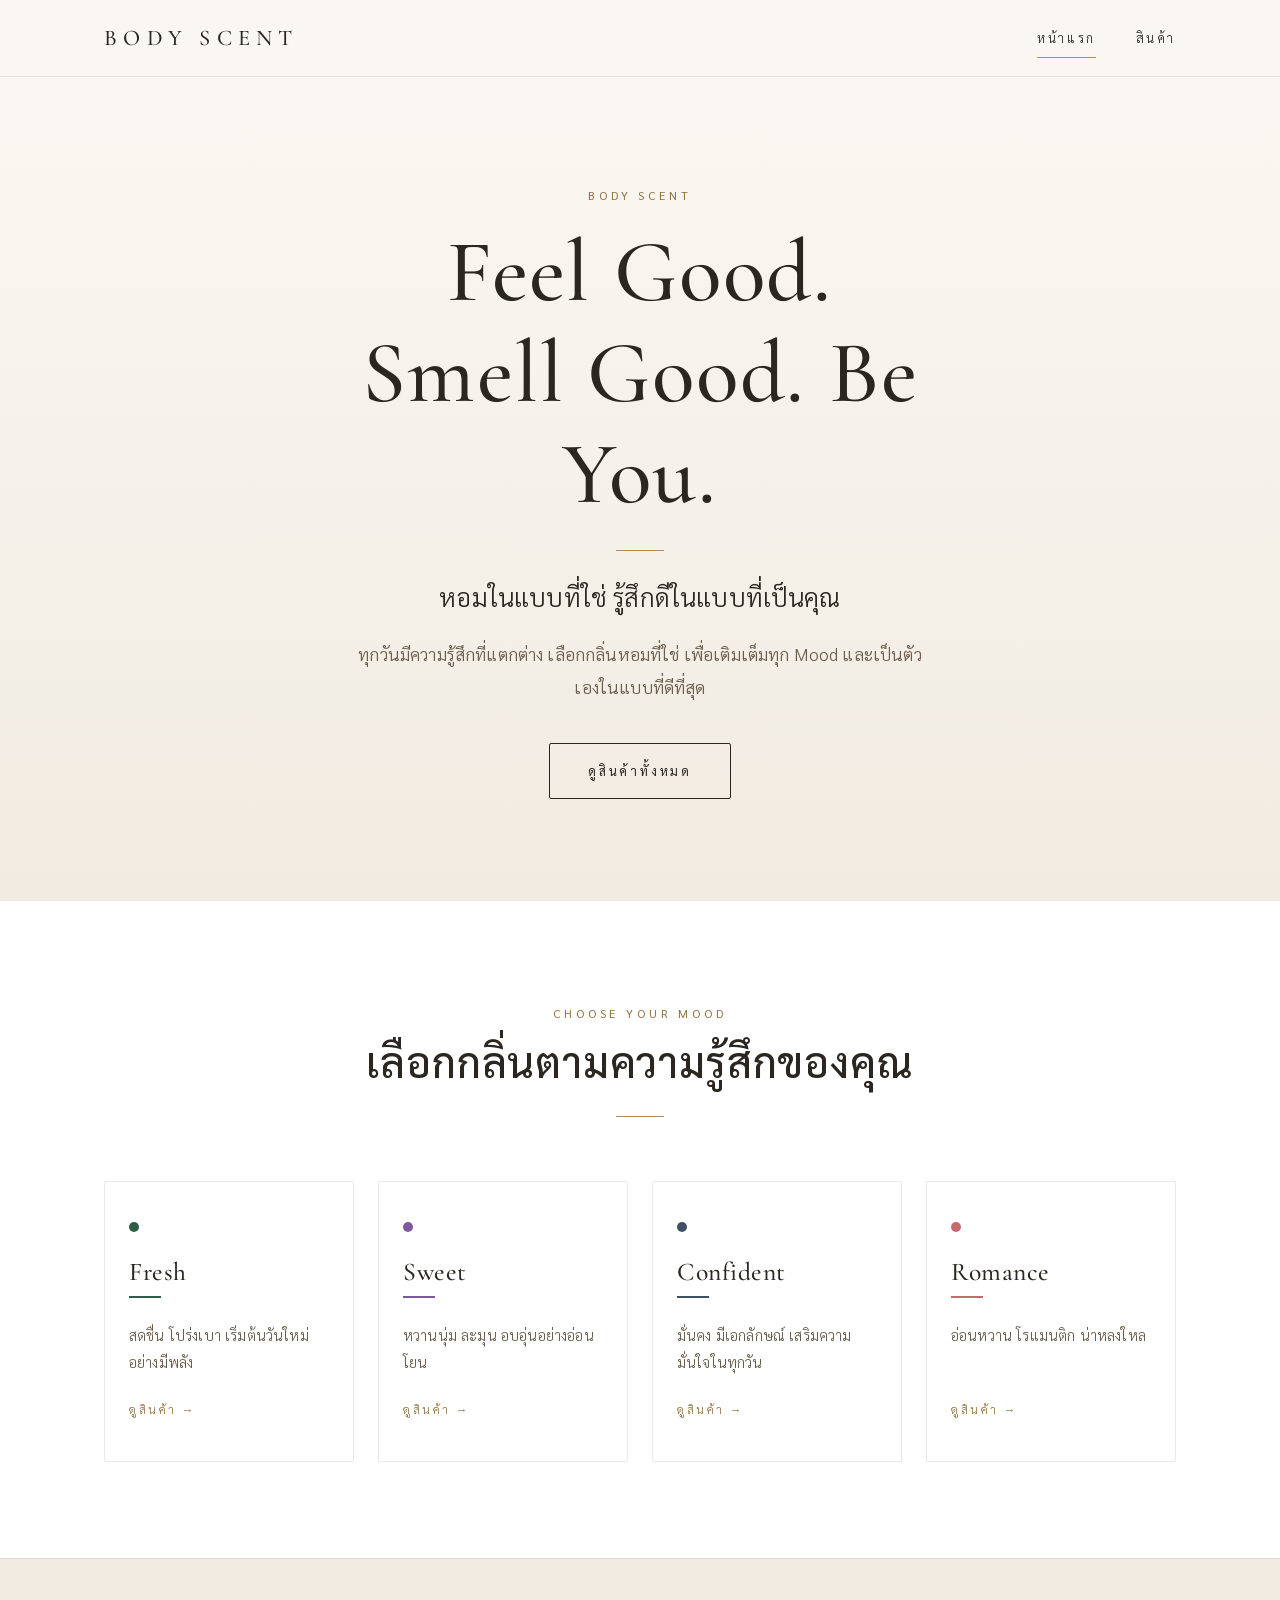
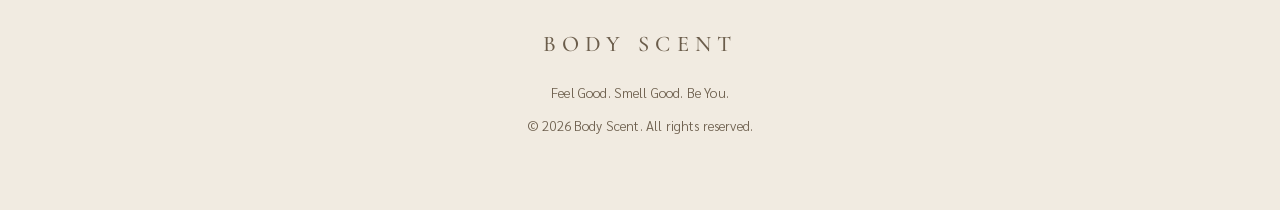
<file: index.html>
<!DOCTYPE html>
<html lang="th">
<head>
  <meta charset="UTF-8">
  <meta name="viewport" content="width=device-width, initial-scale=1">
  <title>Body Scent — Feel Good. Smell Good. Be You.</title>
  <meta name="description" content="Body Scent น้ำหอมฉีดตัวและโรลออน หอมในแบบที่ใช่ รู้สึกดีในแบบที่เป็นคุณ เลือกกลิ่นให้เข้ากับทุก Mood">

  <link rel="preconnect" href="https://fonts.googleapis.com">
  <link rel="preconnect" href="https://fonts.gstatic.com" crossorigin>
  <link href="https://fonts.googleapis.com/css2?family=Cormorant+Garamond:wght@400;500;600&family=Sarabun:wght@300;400&display=swap" rel="stylesheet">
  <link rel="stylesheet" href="style.css">

  <style>
    /* สไตล์เฉพาะหน้าแรก */
    .hero--full {
      display: flex;
      align-items: center;
      justify-content: center;
      min-height: calc(100vh - 76px);
      min-height: calc(100svh - 76px);
      padding-block: var(--space-6);
    }

    .hero--full h1 {
      max-width: 14ch;
      margin-inline: auto;
      font-size: clamp(2.8rem, 8vw, 5.5rem);
      line-height: 1.15;
    }

    .hero__tagline {
      margin-bottom: var(--space-2);
      font-family: var(--font-serif);
      font-size: clamp(1.2rem, 2.4vw, 1.6rem);
      color: var(--color-ink);
    }

    .mood-grid {
      display: grid;
      grid-template-columns: repeat(4, 1fr);
      gap: var(--space-3);
    }

    .mood-card {
      display: flex;
      flex-direction: column;
      padding: var(--space-4) var(--space-3);
      background: var(--color-white);
      border: 1px solid var(--line-soft);
      border-radius: var(--radius);
      transition: border-color var(--transition), transform var(--transition);
    }

    .mood-card:hover {
      border-color: var(--color-accent);
      transform: translateY(-3px);
      color: inherit;
    }

    .mood-card .mood-dot {
      width: 10px;
      height: 10px;
      margin-bottom: var(--space-3);
    }

    .mood-card h3 {
      margin-bottom: 0;
      font-size: 1.6rem;
    }

    .mood-card .mood-line {
      margin-bottom: var(--space-3);
    }

    .mood-card p {
      flex: 1;
      font-size: 0.9rem;
    }

    .mood-card__link {
      font-size: 0.72rem;
      letter-spacing: 0.22em;
      text-transform: uppercase;
      color: var(--color-accent-dark);
    }

    @media (max-width: 900px) {
      .mood-grid { grid-template-columns: repeat(2, 1fr); }
    }

    @media (max-width: 640px) {
      .hero--full {
        min-height: calc(100svh - 110px);
        padding-block: var(--space-5);
      }
      .mood-grid { grid-template-columns: 1fr; }
      .mood-card { padding: var(--space-3); }
    }
  </style>
</head>
<body>

  <header class="site-header">
    <div class="container site-header__inner">
      <a href="index.html" class="brand">Body Scent</a>
      <nav class="nav">
        <a href="index.html" class="is-active">หน้าแรก</a>
        <a href="product.html">สินค้า</a>
      </nav>
    </div>
  </header>

  <main>
    <!-- Hero -->
    <section class="hero hero--full">
      <div class="container">
        <span class="eyebrow">Body Scent</span>
        <h1>Feel Good. Smell Good. Be You.</h1>
        <hr class="divider">
        <p class="hero__tagline">หอมในแบบที่ใช่ รู้สึกดีในแบบที่เป็นคุณ</p>
        <p class="lead">ทุกวันมีความรู้สึกที่แตกต่าง เลือกกลิ่นหอมที่ใช่ เพื่อเติมเต็มทุก Mood และเป็นตัวเองในแบบที่ดีที่สุด</p>
        <a href="product.html" class="btn">ดูสินค้าทั้งหมด</a>
      </div>
    </section>

    <!-- 4 Moods -->
    <section class="section section--white" id="moods">
      <div class="container">
        <div class="section__header">
          <span class="eyebrow">Choose Your Mood</span>
          <h2>เลือกกลิ่นตามความรู้สึกของคุณ</h2>
          <hr class="divider">
        </div>

        <div class="mood-grid">
          <a href="product.html?mood=fresh" class="mood-card">
            <span class="mood-dot mood-dot--fresh"></span>
            <h3>Fresh</h3>
            <span class="mood-line mood-line--fresh"></span>
            <p>สดชื่น โปร่งเบา เริ่มต้นวันใหม่อย่างมีพลัง</p>
            <span class="mood-card__link">ดูสินค้า →</span>
          </a>

          <a href="product.html?mood=sweet" class="mood-card">
            <span class="mood-dot mood-dot--sweet"></span>
            <h3>Sweet</h3>
            <span class="mood-line mood-line--sweet"></span>
            <p>หวานนุ่ม ละมุน อบอุ่นอย่างอ่อนโยน</p>
            <span class="mood-card__link">ดูสินค้า →</span>
          </a>

          <a href="product.html?mood=confident" class="mood-card">
            <span class="mood-dot mood-dot--confident"></span>
            <h3>Confident</h3>
            <span class="mood-line mood-line--confident"></span>
            <p>มั่นคง มีเอกลักษณ์ เสริมความมั่นใจในทุกวัน</p>
            <span class="mood-card__link">ดูสินค้า →</span>
          </a>

          <a href="product.html?mood=romance" class="mood-card">
            <span class="mood-dot mood-dot--romance"></span>
            <h3>Romance</h3>
            <span class="mood-line mood-line--romance"></span>
            <p>อ่อนหวาน โรแมนติก น่าหลงใหล</p>
            <span class="mood-card__link">ดูสินค้า →</span>
          </a>
        </div>
      </div>
    </section>
  </main>

  <footer class="site-footer">
    <div class="container">
      <a href="index.html" class="brand">Body Scent</a>
      <p>Feel Good. Smell Good. Be You.</p>
      <p>&copy; 2026 Body Scent. All rights reserved.</p>
    </div>
  </footer>

  <script src="script.js"></script>
</body>
</html>
</file>
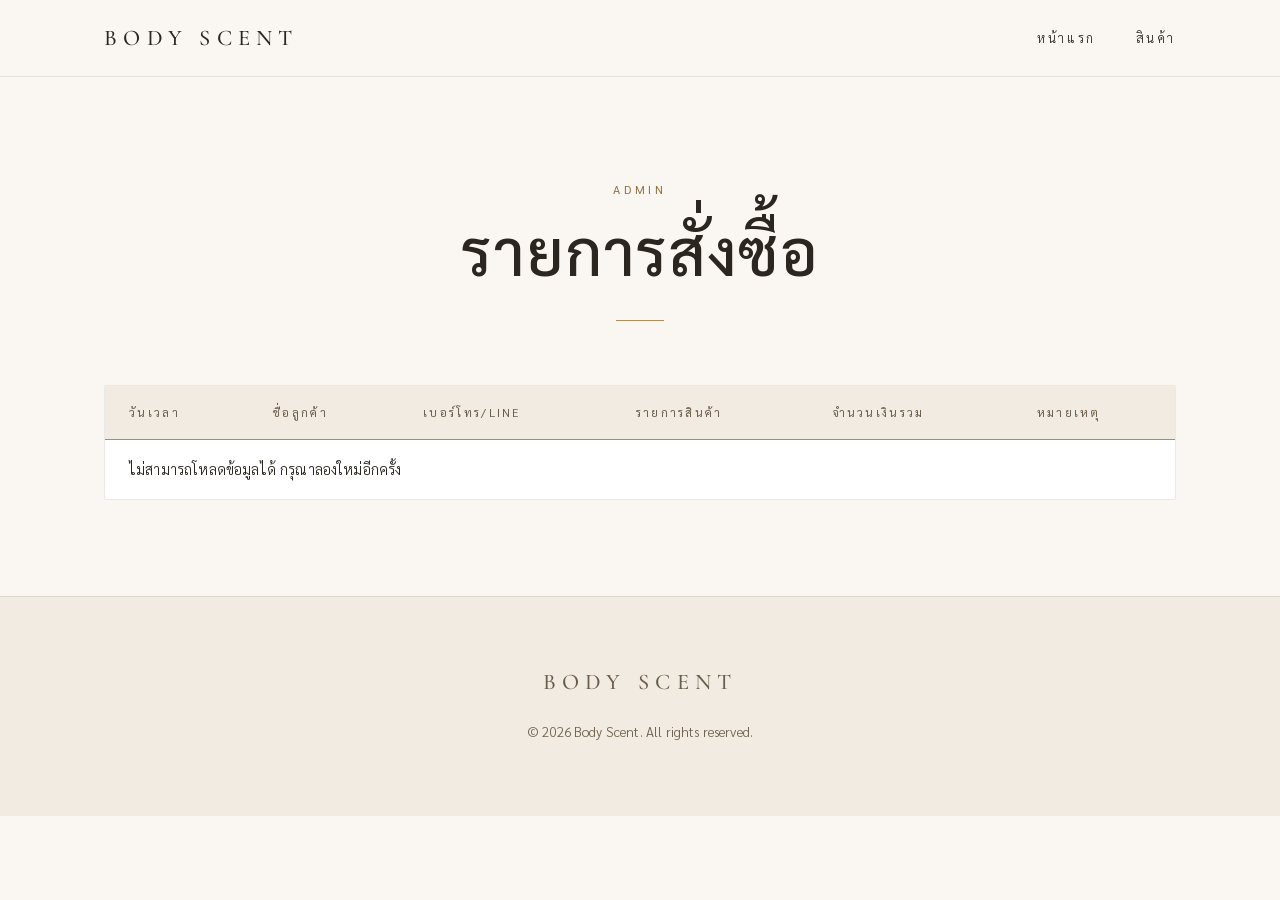
<file: admin.html>
<!DOCTYPE html>
<html lang="th">
<head>
  <meta charset="UTF-8">
  <meta name="viewport" content="width=device-width, initial-scale=1">
  <meta name="robots" content="noindex, nofollow">
  <title>รายการสั่งซื้อ — Body Scent Admin</title>

  <link rel="preconnect" href="https://fonts.googleapis.com">
  <link rel="preconnect" href="https://fonts.gstatic.com" crossorigin>
  <link href="https://fonts.googleapis.com/css2?family=Cormorant+Garamond:wght@400;500;600&family=Sarabun:wght@300;400&display=swap" rel="stylesheet">
  <link rel="stylesheet" href="style.css">

  <style>
    /* สไตล์ตารางเฉพาะหน้า admin */
    .table-wrap {
      overflow-x: auto;
      background: var(--color-white);
      border: 1px solid var(--line-soft);
      border-radius: var(--radius);
    }

    #ordersTable {
      width: 100%;
      min-width: 760px;
      border-collapse: collapse;
      font-size: 0.9rem;
    }

    #ordersTable th,
    #ordersTable td {
      padding: var(--space-2) var(--space-3);
      text-align: left;
      vertical-align: top;
      border-bottom: 1px solid var(--line-soft);
    }

    #ordersTable thead th {
      font-size: 0.72rem;
      font-weight: 400;
      letter-spacing: 0.2em;
      text-transform: uppercase;
      white-space: nowrap;
      color: var(--color-taupe);
      background: var(--color-sand);
      border-bottom: 1px solid var(--color-accent);
    }

    #ordersTable tbody tr:last-child td {
      border-bottom: 0;
    }

    #ordersTable tbody tr:hover {
      background: var(--color-cream);
    }

    #ordersTable td:first-child {
      white-space: nowrap;
    }
  </style>
</head>
<body>

  <header class="site-header">
    <div class="container site-header__inner">
      <a href="index.html" class="brand">Body Scent</a>
      <nav class="nav">
        <a href="index.html">หน้าแรก</a>
        <a href="product.html">สินค้า</a>
      </nav>
    </div>
  </header>

  <main>
    <section class="section">
      <div class="container">
        <div class="section__header">
          <span class="eyebrow">Admin</span>
          <h1>รายการสั่งซื้อ</h1>
          <hr class="divider">
        </div>

        <div class="table-wrap">
          <table id="ordersTable">
            <thead>
              <tr>
                <th>วันเวลา</th>
                <th>ชื่อลูกค้า</th>
                <th>เบอร์โทร/Line</th>
                <th>รายการสินค้า</th>
                <th>จำนวนเงินรวม</th>
                <th>หมายเหตุ</th>
              </tr>
            </thead>
            <tbody></tbody>
          </table>
        </div>
      </div>
    </section>
  </main>

  <footer class="site-footer">
    <div class="container">
      <a href="index.html" class="brand">Body Scent</a>
      <p>&copy; 2026 Body Scent. All rights reserved.</p>
    </div>
  </footer>

  <script src="script.js"></script>
</body>
</html>
</file>
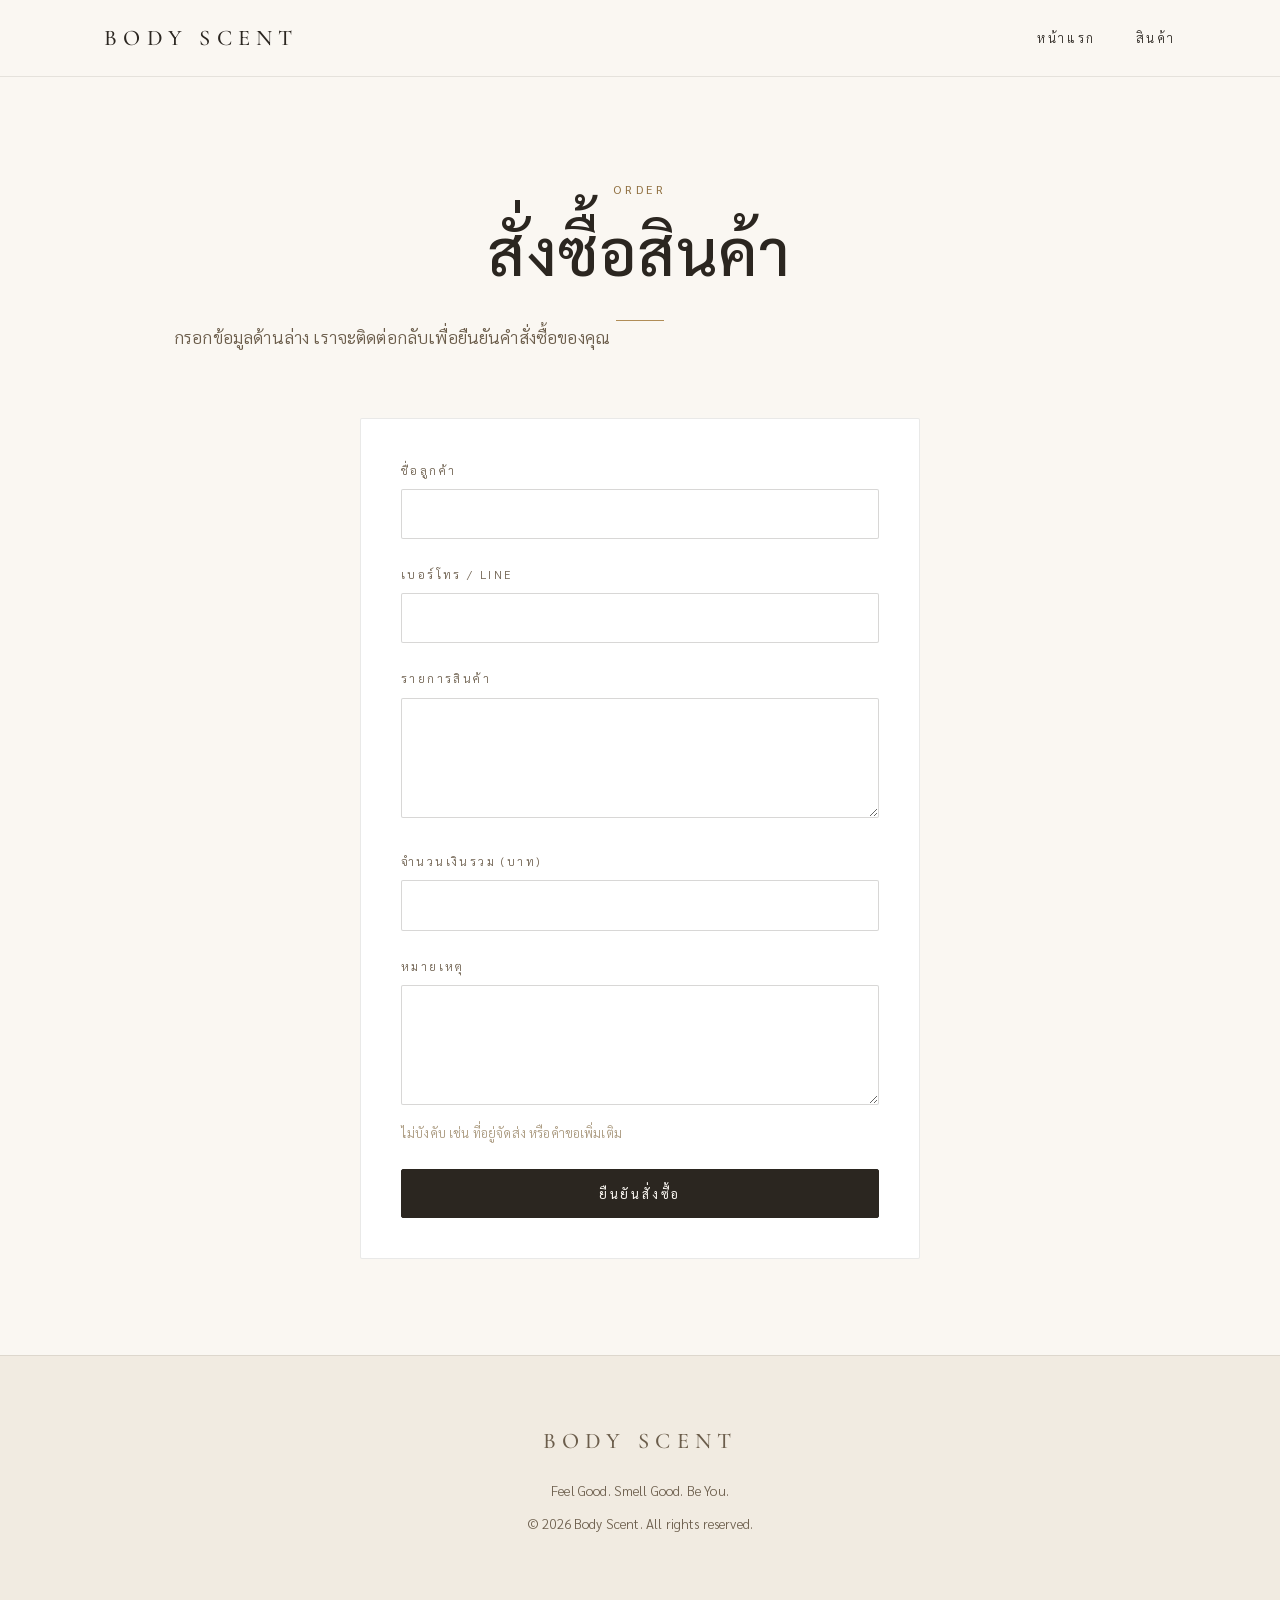
<file: order.html>
<!DOCTYPE html>
<html lang="th">
<head>
  <meta charset="UTF-8">
  <meta name="viewport" content="width=device-width, initial-scale=1">
  <title>สั่งซื้อสินค้า — Body Scent</title>
  <meta name="description" content="กรอกข้อมูลเพื่อสั่งซื้อสินค้า Body Scent">

  <link rel="preconnect" href="https://fonts.googleapis.com">
  <link rel="preconnect" href="https://fonts.gstatic.com" crossorigin>
  <link href="https://fonts.googleapis.com/css2?family=Cormorant+Garamond:wght@400;500;600&family=Sarabun:wght@300;400&display=swap" rel="stylesheet">
  <link rel="stylesheet" href="style.css">

  <style>
    /* สไตล์เฉพาะหน้าสั่งซื้อ */
    .order-wrap {
      max-width: 560px;
      margin-inline: auto;
    }

    .order-card {
      padding: var(--space-4);
      background: var(--color-white);
      border: 1px solid var(--line-soft);
      border-radius: var(--radius);
    }

    .order-card .btn {
      margin-top: var(--space-2);
    }

    .form-hint {
      margin: var(--space-1) 0 0;
      font-size: 0.8rem;
      color: var(--color-beige-deep);
    }

    @media (max-width: 640px) {
      .order-card { padding: var(--space-3); }
    }
  </style>
</head>
<body>

  <header class="site-header">
    <div class="container site-header__inner">
      <a href="index.html" class="brand">Body Scent</a>
      <nav class="nav">
        <a href="index.html">หน้าแรก</a>
        <a href="product.html">สินค้า</a>
      </nav>
    </div>
  </header>

  <main>
    <section class="section">
      <div class="container">
        <div class="section__header">
          <span class="eyebrow">Order</span>
          <h1>สั่งซื้อสินค้า</h1>
          <hr class="divider">
          <p class="lead">กรอกข้อมูลด้านล่าง เราจะติดต่อกลับเพื่อยืนยันคำสั่งซื้อของคุณ</p>
        </div>

        <div class="order-wrap">
          <form id="orderForm" class="order-card">
            <div class="form-field">
              <label for="customerName">ชื่อลูกค้า</label>
              <input type="text" id="customerName" name="customerName" autocomplete="name" required>
            </div>

            <div class="form-field">
              <label for="contact">เบอร์โทร / Line</label>
              <input type="text" id="contact" name="contact" autocomplete="tel" required>
            </div>

            <div class="form-field">
              <label for="items">รายการสินค้า</label>
              <textarea id="items" name="items" rows="3" required></textarea>
            </div>

            <div class="form-field">
              <label for="total">จำนวนเงินรวม (บาท)</label>
              <input type="number" id="total" name="total" min="0" inputmode="numeric" required>
            </div>

            <div class="form-field">
              <label for="note">หมายเหตุ</label>
              <textarea id="note" name="note" rows="3"></textarea>
              <p class="form-hint">ไม่บังคับ เช่น ที่อยู่จัดส่ง หรือคำขอเพิ่มเติม</p>
            </div>

            <button type="submit" class="btn btn--solid btn--block">ยืนยันสั่งซื้อ</button>
          </form>
        </div>
      </div>
    </section>
  </main>

  <footer class="site-footer">
    <div class="container">
      <a href="index.html" class="brand">Body Scent</a>
      <p>Feel Good. Smell Good. Be You.</p>
      <p>&copy; 2026 Body Scent. All rights reserved.</p>
    </div>
  </footer>

  <script src="script.js"></script>
</body>
</html>
</file>
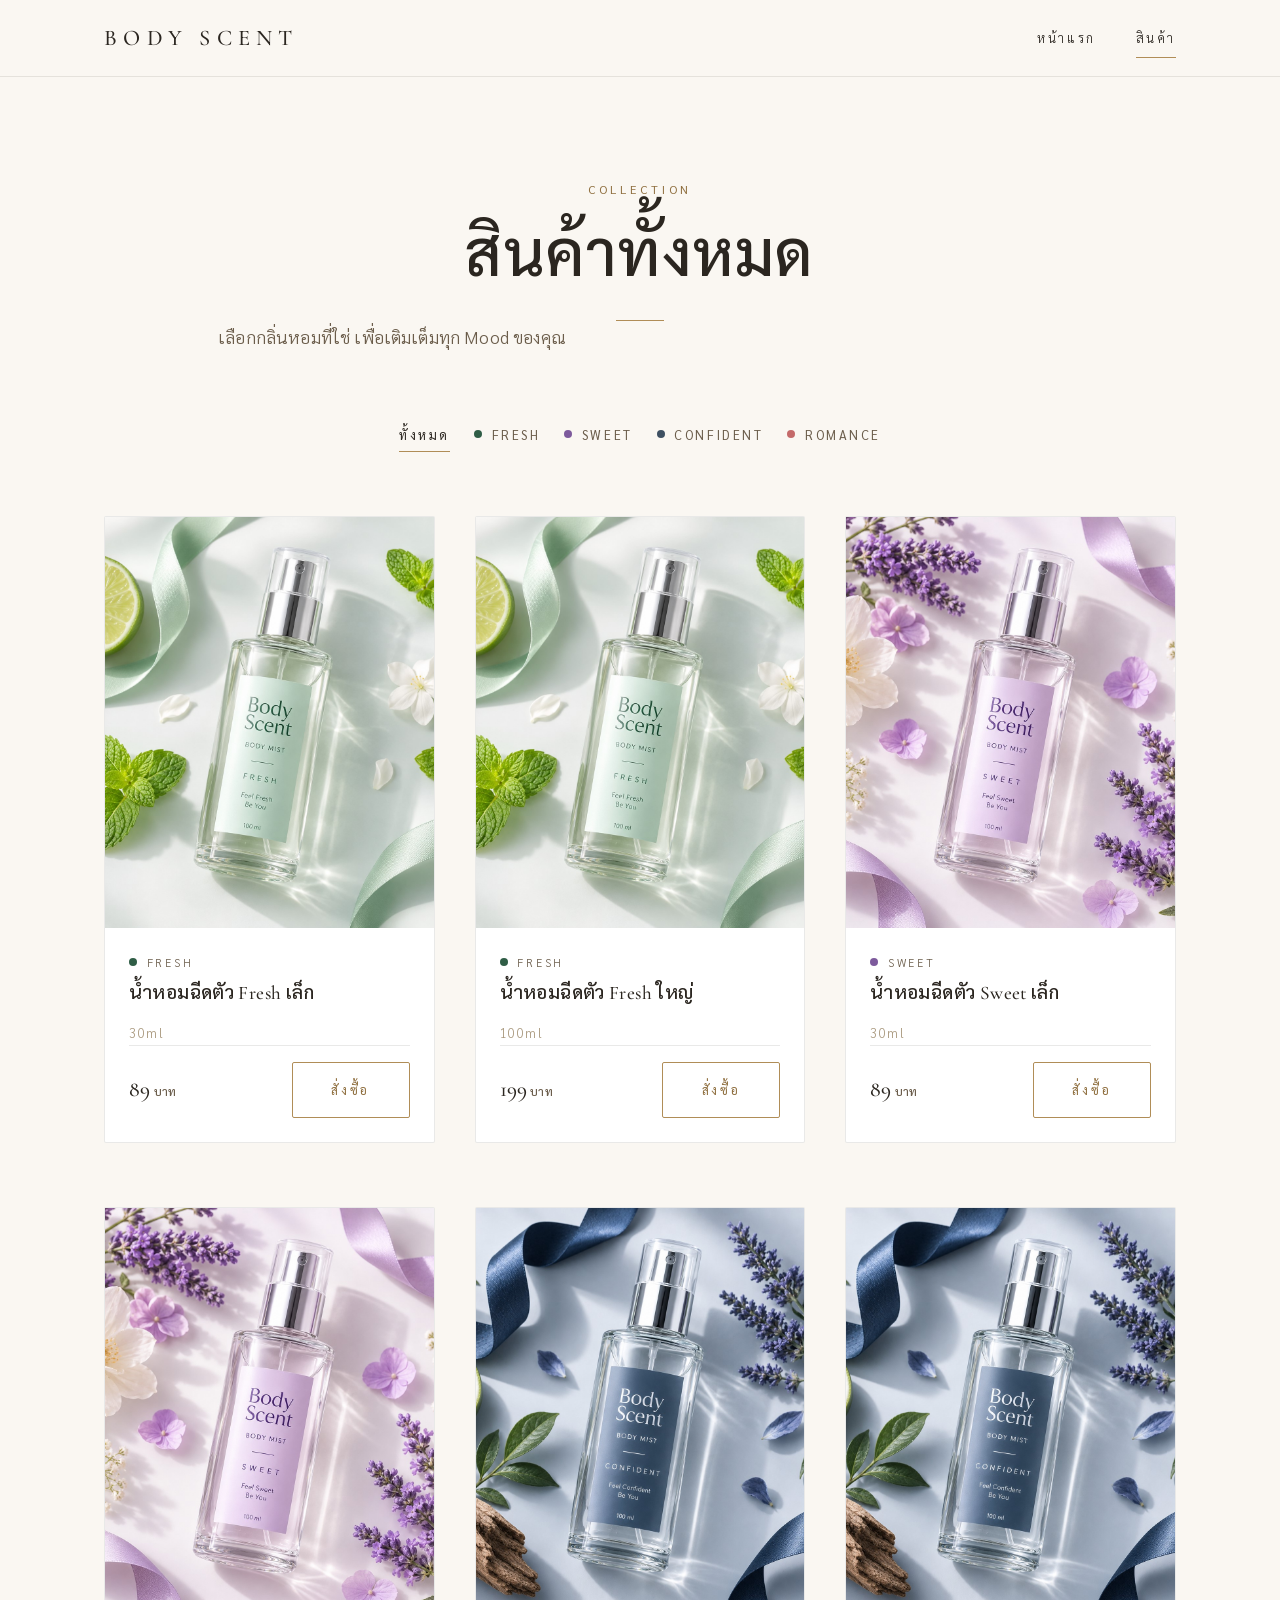
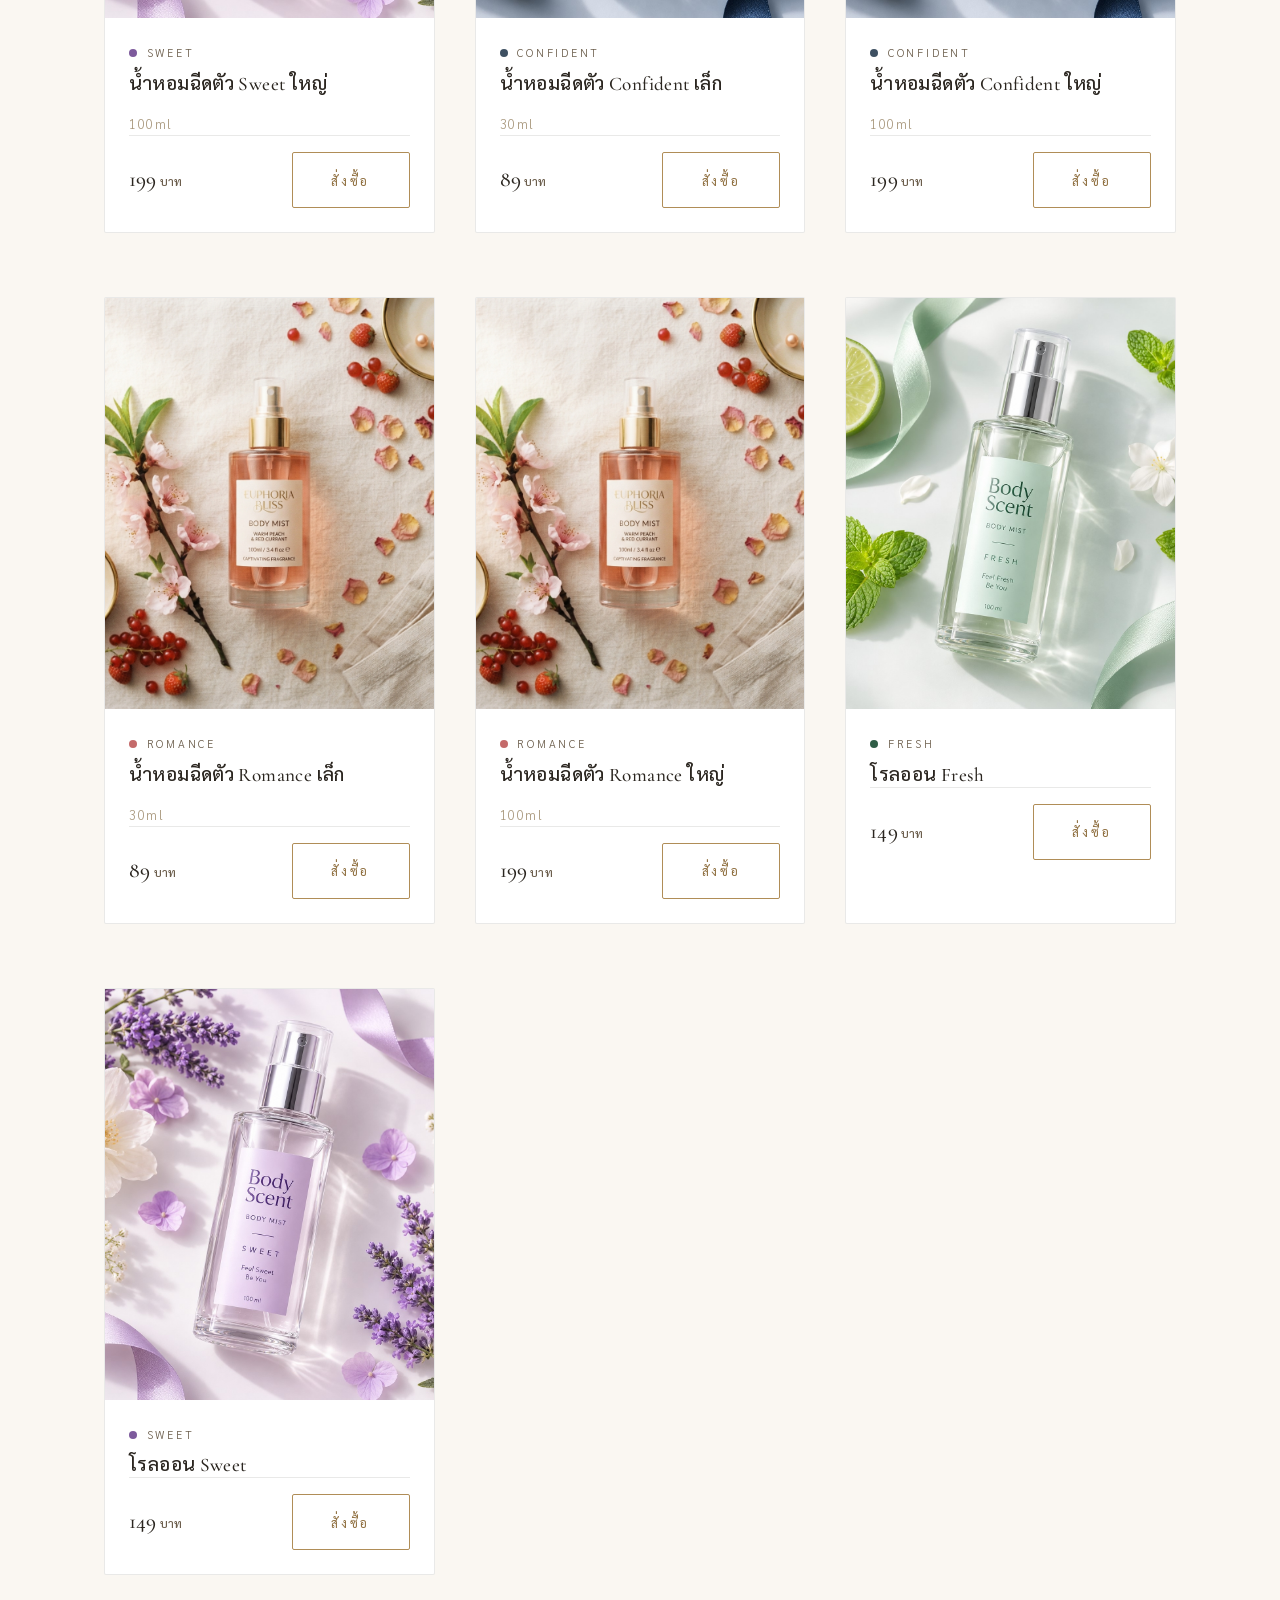
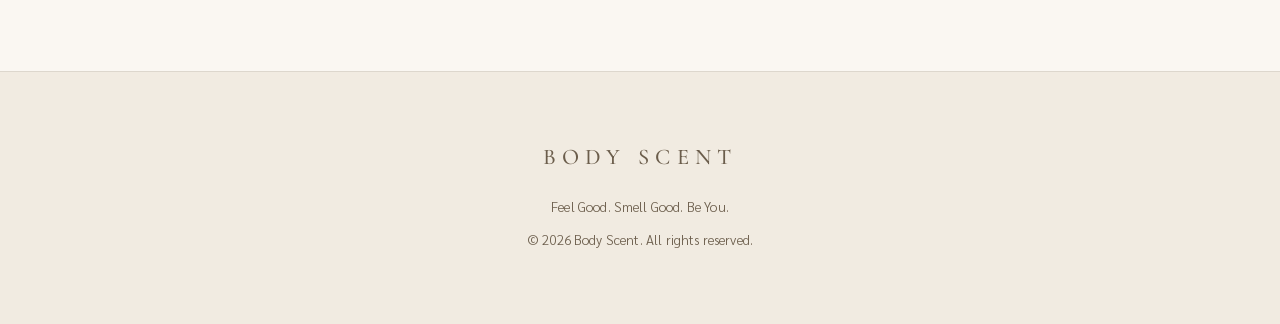
<file: product.html>
<!DOCTYPE html>
<html lang="th">
<head>
  <meta charset="UTF-8">
  <meta name="viewport" content="width=device-width, initial-scale=1">
  <title>สินค้าทั้งหมด — Body Scent</title>
  <meta name="description" content="น้ำหอมฉีดตัวและโรลออน Body Scent เลือกกลิ่นตาม Mood: Fresh, Sweet, Confident, Romance">

  <link rel="preconnect" href="https://fonts.googleapis.com">
  <link rel="preconnect" href="https://fonts.gstatic.com" crossorigin>
  <link href="https://fonts.googleapis.com/css2?family=Cormorant+Garamond:wght@400;500;600&family=Sarabun:wght@300;400&display=swap" rel="stylesheet">
  <link rel="stylesheet" href="style.css">
</head>
<body>

  <header class="site-header">
    <div class="container site-header__inner">
      <a href="index.html" class="brand">Body Scent</a>
      <nav class="nav">
        <a href="index.html">หน้าแรก</a>
        <a href="product.html" class="is-active">สินค้า</a>
      </nav>
    </div>
  </header>

  <main>
    <section class="section">
      <div class="container">
        <div class="section__header">
          <span class="eyebrow">Collection</span>
          <h1>สินค้าทั้งหมด</h1>
          <hr class="divider">
          <p class="lead">เลือกกลิ่นหอมที่ใช่ เพื่อเติมเต็มทุก Mood ของคุณ</p>
        </div>

        <div id="filter-bar" class="filter"></div>

        <div id="product-list" class="product-grid"></div>
      </div>
    </section>
  </main>

  <footer class="site-footer">
    <div class="container">
      <a href="index.html" class="brand">Body Scent</a>
      <p>Feel Good. Smell Good. Be You.</p>
      <p>&copy; 2026 Body Scent. All rights reserved.</p>
    </div>
  </footer>

  <script src="script.js"></script>
</body>
</html>
</file>
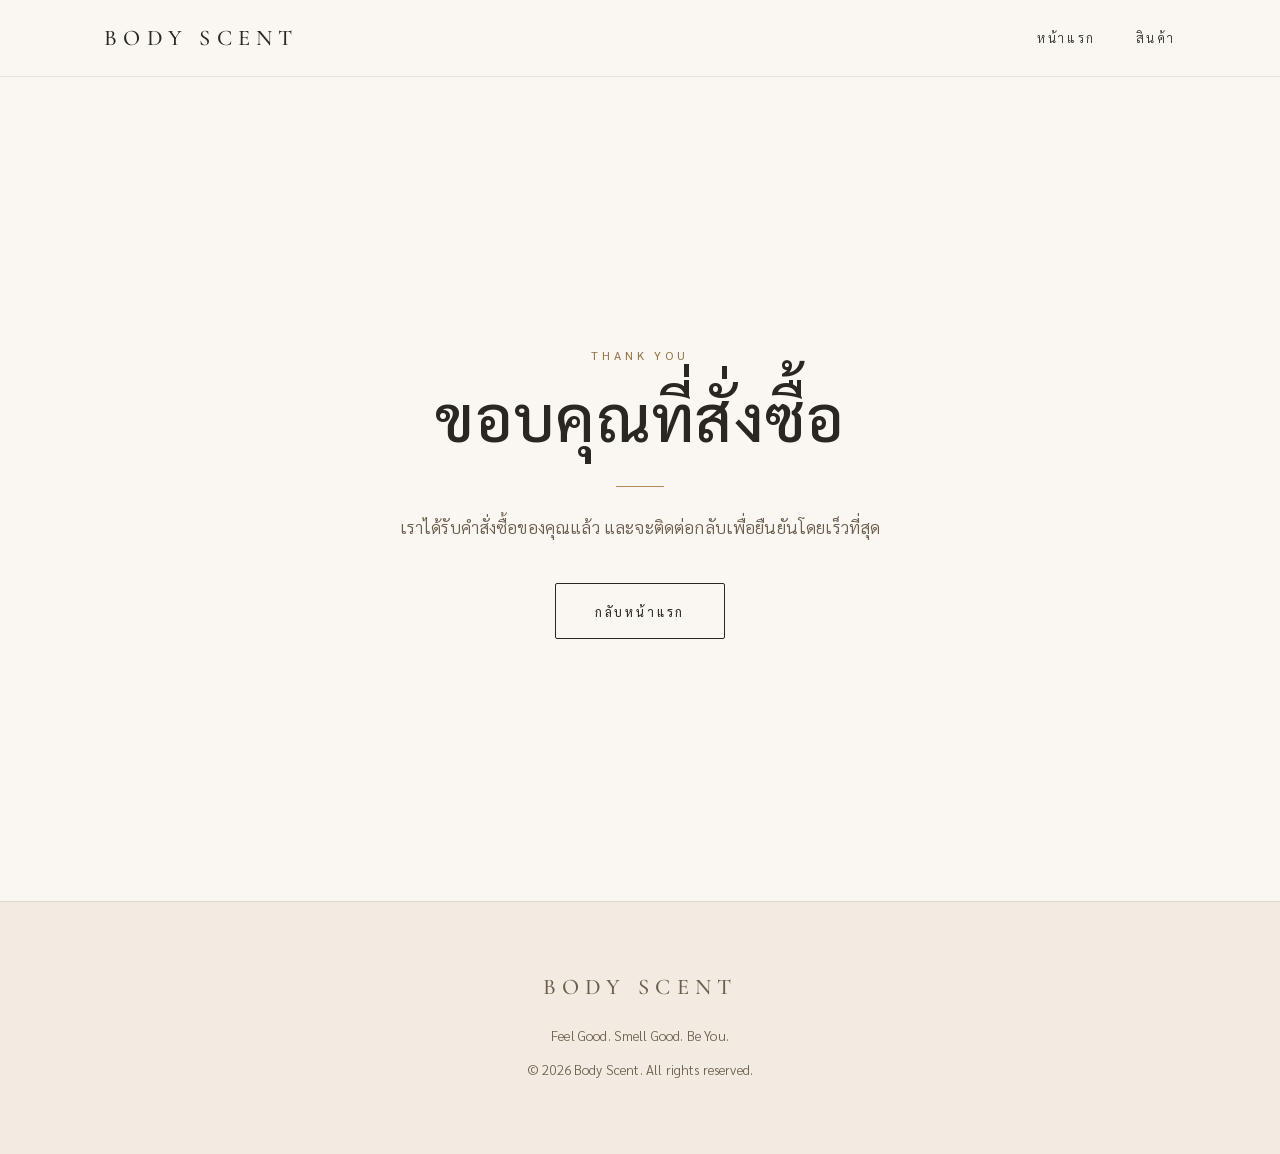
<file: thankyou.html>
<!DOCTYPE html>
<html lang="th">
<head>
  <meta charset="UTF-8">
  <meta name="viewport" content="width=device-width, initial-scale=1">
  <title>ขอบคุณที่สั่งซื้อ — Body Scent</title>

  <link rel="preconnect" href="https://fonts.googleapis.com">
  <link rel="preconnect" href="https://fonts.gstatic.com" crossorigin>
  <link href="https://fonts.googleapis.com/css2?family=Cormorant+Garamond:wght@400;500;600&family=Sarabun:wght@300;400&display=swap" rel="stylesheet">
  <link rel="stylesheet" href="style.css">

  <style>
    .thanks {
      display: flex;
      align-items: center;
      justify-content: center;
      min-height: calc(100vh - 76px);
      min-height: calc(100svh - 76px);
      padding-block: var(--space-6);
      text-align: center;
    }

    .thanks .lead {
      margin-inline: auto;
      margin-bottom: var(--space-4);
    }

    @media (max-width: 640px) {
      .thanks {
        min-height: calc(100svh - 110px);
        padding-block: var(--space-5);
      }
    }
  </style>
</head>
<body>

  <header class="site-header">
    <div class="container site-header__inner">
      <a href="index.html" class="brand">Body Scent</a>
      <nav class="nav">
        <a href="index.html">หน้าแรก</a>
        <a href="product.html">สินค้า</a>
      </nav>
    </div>
  </header>

  <main class="thanks">
    <div class="container">
      <span class="eyebrow">Thank You</span>
      <h1>ขอบคุณที่สั่งซื้อ</h1>
      <hr class="divider">
      <p class="lead">เราได้รับคำสั่งซื้อของคุณแล้ว และจะติดต่อกลับเพื่อยืนยันโดยเร็วที่สุด</p>
      <a href="index.html" class="btn">กลับหน้าแรก</a>
    </div>
  </main>

  <footer class="site-footer">
    <div class="container">
      <a href="index.html" class="brand">Body Scent</a>
      <p>Feel Good. Smell Good. Be You.</p>
      <p>&copy; 2026 Body Scent. All rights reserved.</p>
    </div>
  </footer>

</body>
</html>
</file>
<file: style.css>
/* ==========================================================================
   Body Scent — Global Theme
   Premium · Minimal · Warm neutral with bronze accent
   ========================================================================== */

/* ---------- 1. Design tokens ---------- */
:root {
  /* Neutrals */
  --color-white: #ffffff;
  --color-cream: #faf7f2;
  --color-sand: #f1ebe1;
  --color-beige: #d9cdb9;
  --color-beige-deep: #a8977c;
  --color-taupe: #6b5d4b;
  --color-ink: #2b2620;

  /* Accent — soft gold / bronze */
  --color-accent: #b08d57;
  --color-accent-dark: #8f6f3f;
  --color-accent-soft: #e6d7bb;

  /* Lines */
  --line: rgba(43, 38, 32, 0.18);
  --line-soft: rgba(43, 38, 32, 0.1);

  /* Mood dots (used only as small touches) */
  --mood-fresh: #2f5d46;
  --mood-sweet: #7d5a9c;
  --mood-confident: #3e5062;
  --mood-romance: #c46a6a;

  /* Typography */
  --font-serif: "Cormorant Garamond", "Playfair Display", "Noto Serif Thai", "Sarabun", Georgia, "Times New Roman", serif;
  --font-sans: "Sarabun", "Noto Sans Thai", "Helvetica Neue", Arial, sans-serif;

  /* Spacing scale */
  --space-1: 0.5rem;
  --space-2: 1rem;
  --space-3: 1.5rem;
  --space-4: 2.5rem;
  --space-5: 4rem;
  --space-6: 6rem;
  --space-7: 9rem;

  --container: 1120px;
  --radius: 2px;
  --transition: 0.35s ease;
}

/* ---------- 2. Reset & base ---------- */
*,
*::before,
*::after {
  box-sizing: border-box;
}

html {
  scroll-behavior: smooth;
  -webkit-text-size-adjust: 100%;
}

body {
  margin: 0;
  background: var(--color-cream);
  color: var(--color-ink);
  font-family: var(--font-sans);
  font-size: 1rem;
  font-weight: 300;
  line-height: 1.85;
  letter-spacing: 0.01em;
  -webkit-font-smoothing: antialiased;
}

img {
  display: block;
  max-width: 100%;
  height: auto;
}

a {
  color: inherit;
  text-decoration: none;
  transition: color var(--transition);
}

a:hover {
  color: var(--color-accent-dark);
}

ul {
  margin: 0;
  padding: 0;
  list-style: none;
}

:focus-visible {
  outline: 1px solid var(--color-accent);
  outline-offset: 4px;
}

::selection {
  background: var(--color-accent-soft);
  color: var(--color-ink);
}

/* ---------- 3. Typography ---------- */
h1,
h2,
h3,
h4 {
  margin: 0 0 var(--space-2);
  font-family: var(--font-serif);
  font-weight: 500;
  line-height: 1.25;
  letter-spacing: 0.02em;
  color: var(--color-ink);
}

h1 { font-size: clamp(2.4rem, 5vw, 4rem); }
h2 { font-size: clamp(1.8rem, 3.4vw, 2.6rem); }
h3 { font-size: 1.35rem; }
h4 { font-size: 1.1rem; }

p {
  margin: 0 0 var(--space-3);
  color: var(--color-taupe);
}

.eyebrow {
  display: inline-block;
  margin-bottom: var(--space-2);
  font-family: var(--font-sans);
  font-size: 0.75rem;
  font-weight: 400;
  letter-spacing: 0.32em;
  text-transform: uppercase;
  color: var(--color-accent-dark);
}

.lead {
  font-size: 1.1rem;
  max-width: 36rem;
}

.text-center { text-align: center; }
.text-center .lead { margin-inline: auto; }

/* ---------- 4. Layout ---------- */
.container {
  width: 100%;
  max-width: var(--container);
  margin-inline: auto;
  padding-inline: var(--space-3);
}

.section {
  padding-block: var(--space-6);
}

.section--sand {
  background: var(--color-sand);
}

.section--white {
  background: var(--color-white);
}

.section__header {
  margin-bottom: var(--space-5);
  text-align: center;
}

/* Thin gold divider under headings */
.divider {
  display: block;
  width: 48px;
  height: 1px;
  margin: var(--space-3) auto;
  background: var(--color-accent);
  border: 0;
}

.section__header .divider {
  margin-bottom: 0;
}

/* ---------- 5. Header / navigation ---------- */
.site-header {
  position: sticky;
  top: 0;
  z-index: 50;
  background: rgba(250, 247, 242, 0.92);
  backdrop-filter: blur(8px);
  border-bottom: 1px solid var(--line-soft);
}

.site-header__inner {
  display: flex;
  align-items: center;
  justify-content: space-between;
  min-height: 76px;
}

.brand {
  font-family: var(--font-serif);
  font-size: 1.4rem;
  font-weight: 500;
  letter-spacing: 0.28em;
  text-transform: uppercase;
}

.nav {
  display: flex;
  gap: var(--space-4);
}

.nav a {
  position: relative;
  padding-block: var(--space-1);
  font-size: 0.8rem;
  letter-spacing: 0.2em;
  text-transform: uppercase;
}

.nav a::after {
  content: "";
  position: absolute;
  left: 0;
  bottom: 0;
  width: 0;
  height: 1px;
  background: var(--color-accent);
  transition: width var(--transition);
}

.nav a:hover::after,
.nav a.is-active::after {
  width: 100%;
}

/* ---------- 6. Buttons (thin outline, soft dark) ---------- */
.btn {
  display: inline-block;
  padding: 0.95rem 2.4rem;
  font-family: var(--font-sans);
  font-size: 0.8rem;
  font-weight: 400;
  letter-spacing: 0.22em;
  text-transform: uppercase;
  text-align: center;
  color: var(--color-ink);
  background: transparent;
  border: 1px solid var(--color-ink);
  border-radius: var(--radius);
  cursor: pointer;
  transition: background var(--transition), color var(--transition), border-color var(--transition);
}

.btn:hover {
  background: var(--color-ink);
  color: var(--color-cream);
}

.btn--solid {
  background: var(--color-ink);
  color: var(--color-cream);
}

.btn--solid:hover {
  background: var(--color-accent-dark);
  border-color: var(--color-accent-dark);
  color: var(--color-white);
}

.btn--accent {
  border-color: var(--color-accent);
  color: var(--color-accent-dark);
}

.btn--accent:hover {
  background: var(--color-accent);
  border-color: var(--color-accent);
  color: var(--color-white);
}

.btn--block {
  display: block;
  width: 100%;
}

.btn:disabled {
  opacity: 0.45;
  cursor: not-allowed;
}

/* ---------- 7. Hero ---------- */
.hero {
  padding-block: var(--space-7);
  text-align: center;
  background: linear-gradient(180deg, var(--color-cream) 0%, var(--color-sand) 100%);
}

.hero h1 {
  margin-bottom: var(--space-3);
}

.hero .lead {
  margin-inline: auto;
  margin-bottom: var(--space-4);
}

/* ---------- 8. Mood dots — small touches only ---------- */
.mood-dot {
  display: inline-block;
  width: 8px;
  height: 8px;
  border-radius: 50%;
  background: var(--color-beige-deep);
  vertical-align: middle;
}

.mood-dot--fresh { background: var(--mood-fresh); }
.mood-dot--sweet { background: var(--mood-sweet); }
.mood-dot--confident { background: var(--mood-confident); }
.mood-dot--romance { background: var(--mood-romance); }

/* Short coloured line under a heading */
.mood-line {
  display: block;
  width: 32px;
  height: 2px;
  margin-top: var(--space-1);
  background: var(--color-beige-deep);
}

.mood-line--fresh { background: var(--mood-fresh); }
.mood-line--sweet { background: var(--mood-sweet); }
.mood-line--confident { background: var(--mood-confident); }
.mood-line--romance { background: var(--mood-romance); }

/* Mood label: dot + small caps text */
.mood-label {
  display: inline-flex;
  align-items: center;
  gap: 0.6rem;
  font-size: 0.72rem;
  letter-spacing: 0.24em;
  text-transform: uppercase;
  color: var(--color-taupe);
}

/* ---------- 9. Mood filter ---------- */
.filter {
  display: flex;
  flex-wrap: wrap;
  justify-content: center;
  gap: var(--space-3);
  margin-bottom: var(--space-5);
}

.filter__btn {
  display: inline-flex;
  align-items: center;
  gap: 0.6rem;
  padding: 0.5rem 0;
  font-family: var(--font-sans);
  font-size: 0.8rem;
  letter-spacing: 0.2em;
  text-transform: uppercase;
  color: var(--color-taupe);
  background: none;
  border: 0;
  border-bottom: 1px solid transparent;
  cursor: pointer;
  transition: color var(--transition), border-color var(--transition);
}

.filter__btn:hover,
.filter__btn.is-active {
  color: var(--color-ink);
  border-bottom-color: var(--color-accent);
}

/* ---------- 10. Product grid & card ---------- */
.product-grid {
  display: grid;
  grid-template-columns: repeat(auto-fill, minmax(240px, 1fr));
  gap: var(--space-5) var(--space-4);
}

.product-card {
  display: flex;
  flex-direction: column;
  background: var(--color-white);
  border: 1px solid var(--line-soft);
  border-radius: var(--radius);
  transition: border-color var(--transition), transform var(--transition);
}

.product-card:hover {
  border-color: var(--color-accent);
  transform: translateY(-3px);
}

.product-card__media {
  overflow: hidden;
  aspect-ratio: 4 / 5;
  background: var(--color-sand);
}

.product-card__media img {
  width: 100%;
  height: 100%;
  object-fit: cover;
  transition: transform 0.8s ease;
}

.product-card:hover .product-card__media img {
  transform: scale(1.03);
}

.product-card__body {
  display: flex;
  flex: 1;
  flex-direction: column;
  padding: var(--space-3);
}

.product-card__title {
  margin: var(--space-1) 0 0;
  font-size: 1.2rem;
}

.product-card__meta {
  margin: var(--space-2) 0 0;
  font-size: 0.8rem;
  letter-spacing: 0.12em;
  color: var(--color-beige-deep);
}

.product-card__desc {
  flex: 1;
  margin: var(--space-2) 0 var(--space-3);
  font-size: 0.9rem;
  line-height: 1.8;
}

.product-card__footer {
  display: flex;
  align-items: center;
  justify-content: space-between;
  gap: var(--space-2);
  padding-top: var(--space-2);
  border-top: 1px solid var(--line-soft);
}

.price {
  font-family: var(--font-serif);
  font-size: 1.35rem;
  font-weight: 500;
  color: var(--color-ink);
}

.price small {
  margin-left: 0.2rem;
  font-family: var(--font-sans);
  font-size: 0.75rem;
  color: var(--color-taupe);
}

/* ---------- 11. Forms ---------- */
.form-field {
  margin-bottom: var(--space-3);
}

.form-field label {
  display: block;
  margin-bottom: var(--space-1);
  font-size: 0.75rem;
  letter-spacing: 0.2em;
  text-transform: uppercase;
  color: var(--color-taupe);
}

.form-field input,
.form-field select,
.form-field textarea {
  width: 100%;
  padding: 0.85rem 1rem;
  font-family: var(--font-sans);
  font-size: 1rem;
  font-weight: 300;
  color: var(--color-ink);
  background: var(--color-white);
  border: 1px solid var(--line);
  border-radius: var(--radius);
  transition: border-color var(--transition);
}

.form-field input:focus,
.form-field select:focus,
.form-field textarea:focus {
  outline: none;
  border-color: var(--color-accent);
}

.form-field textarea {
  min-height: 120px;
  resize: vertical;
}

.form-message {
  margin-top: var(--space-3);
  padding: var(--space-2);
  font-size: 0.9rem;
  text-align: center;
  border: 1px solid var(--color-accent-soft);
  background: var(--color-sand);
}

/* ---------- 12. Footer ---------- */
.site-footer {
  padding-block: var(--space-5);
  text-align: center;
  color: var(--color-taupe);
  background: var(--color-sand);
  border-top: 1px solid var(--line-soft);
}

.site-footer .brand {
  display: inline-block;
  margin-bottom: var(--space-2);
}

.site-footer p {
  margin-bottom: var(--space-1);
  font-size: 0.85rem;
}

/* ---------- 13. Utilities ---------- */
.mt-0 { margin-top: 0; }
.mt-3 { margin-top: var(--space-3); }
.mt-5 { margin-top: var(--space-5); }
.mb-0 { margin-bottom: 0; }
.hidden { display: none !important; }

/* ---------- 14. Responsive ---------- */
@media (max-width: 900px) {
  .section { padding-block: var(--space-5); }
  .hero { padding-block: var(--space-6); }
  .nav { gap: var(--space-3); }
}

@media (max-width: 640px) {
  body { font-size: 0.95rem; }

  .container { padding-inline: var(--space-2); }

  .section { padding-block: var(--space-4); }
  .section__header { margin-bottom: var(--space-4); }
  .hero { padding-block: var(--space-5); }

  .site-header__inner {
    flex-direction: column;
    justify-content: center;
    gap: var(--space-1);
    padding-block: var(--space-2);
  }

  .brand { font-size: 1.15rem; }

  .nav {
    gap: var(--space-2);
    flex-wrap: wrap;
    justify-content: center;
  }

  .nav a { font-size: 0.7rem; letter-spacing: 0.14em; }

  .product-grid {
    grid-template-columns: repeat(2, 1fr);
    gap: var(--space-3) var(--space-2);
  }

  .product-card__body { padding: var(--space-2); }
  .product-card__title { font-size: 1rem; }
  .product-card__desc { display: none; }

  .product-card__footer {
    flex-direction: column;
    align-items: stretch;
  }

  .product-card__footer .btn { padding: 0.8rem 1rem; }

  .filter { gap: var(--space-2); }

  .btn { padding: 0.9rem 1.6rem; }
}

@media (max-width: 380px) {
  .product-grid { grid-template-columns: 1fr; }
}

@media (prefers-reduced-motion: reduce) {
  *,
  *::before,
  *::after {
    transition-duration: 0.01ms !important;
    animation-duration: 0.01ms !important;
    scroll-behavior: auto !important;
  }
}
</file>
